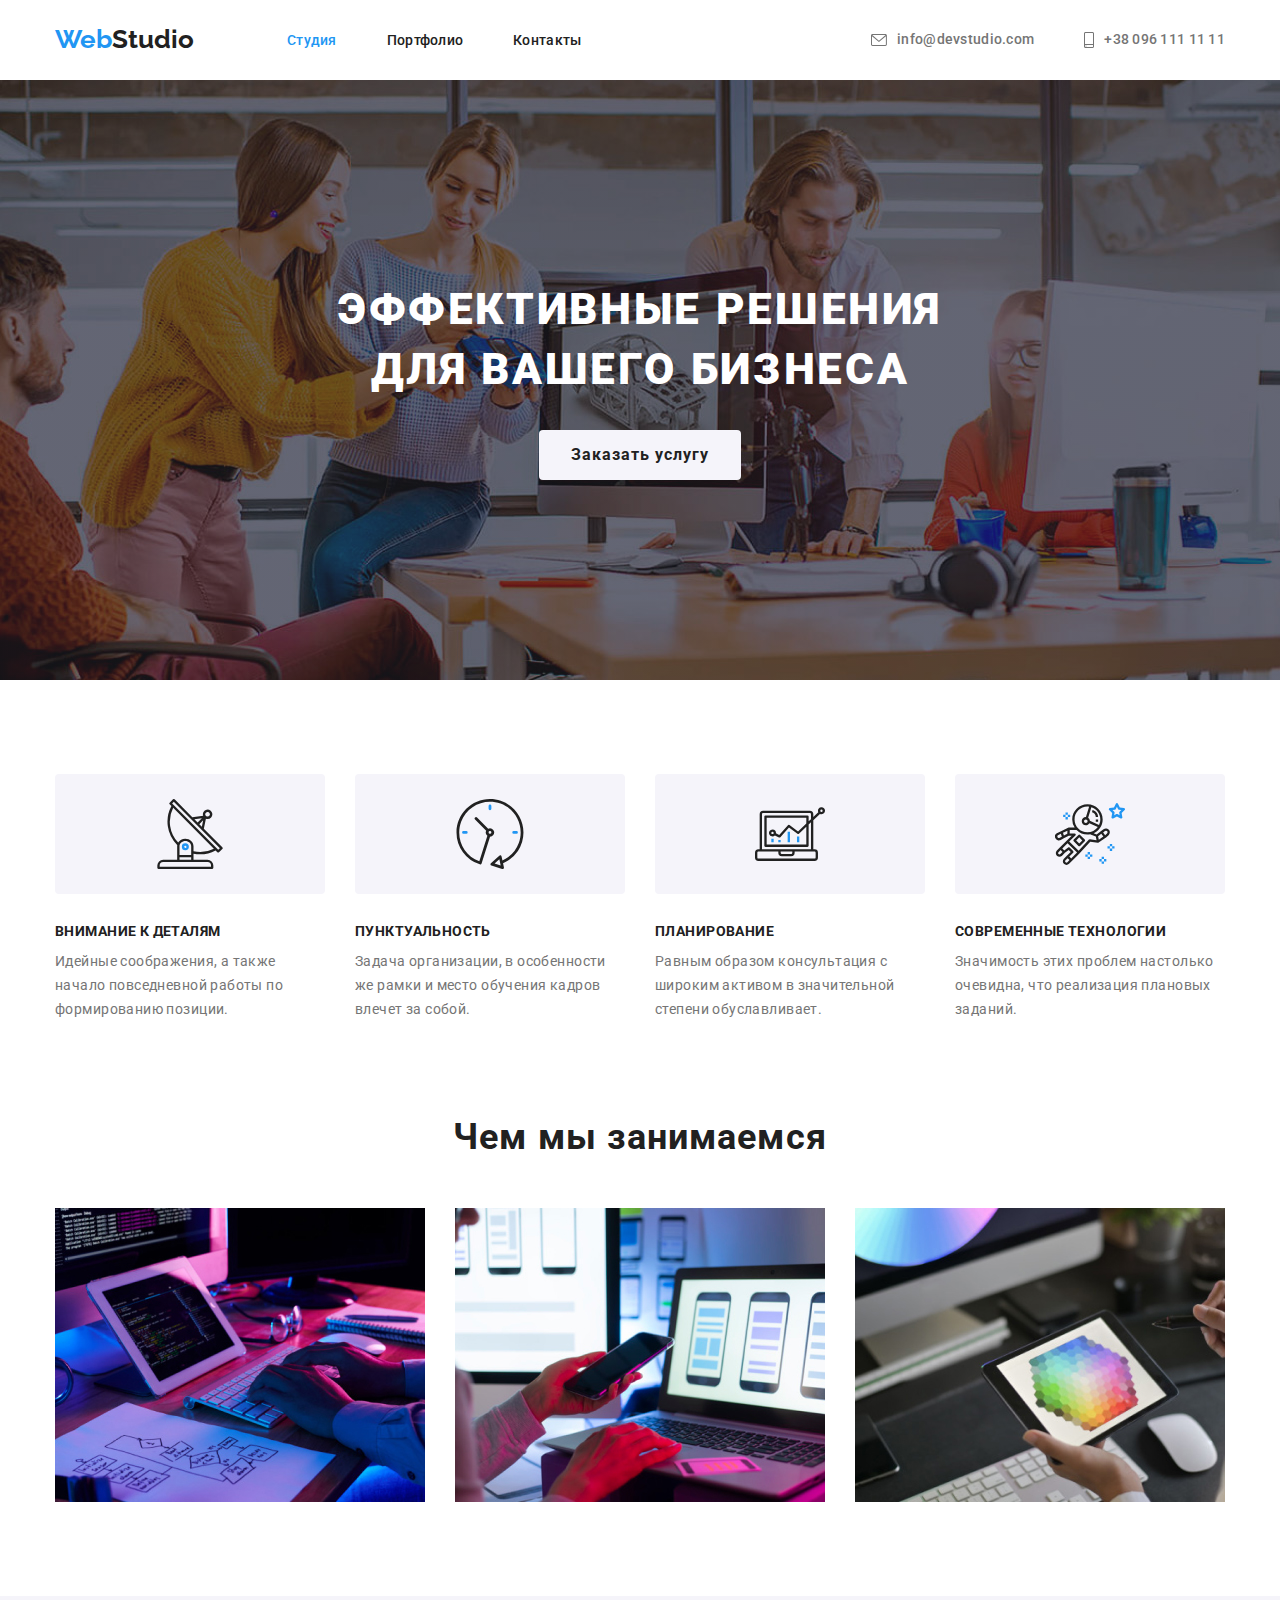
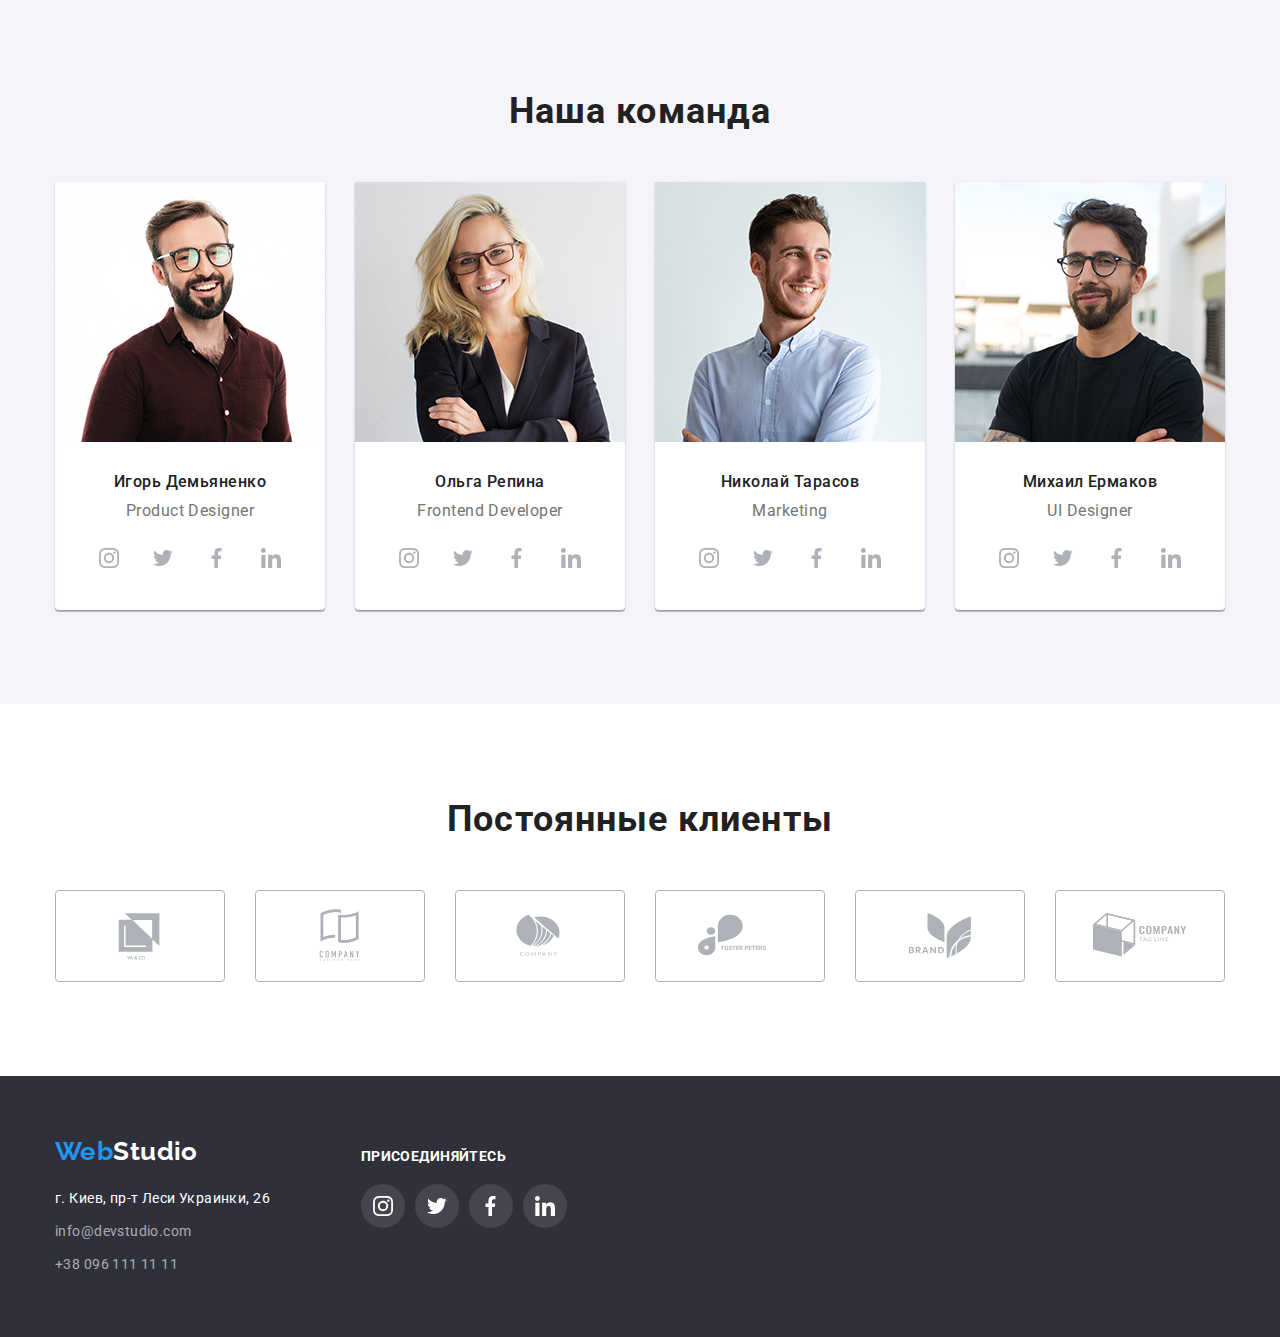
<file: index.html>
<!DOCTYPE html>
<html lang="ru">
  <head>
    <meta charset="UTF-8" />
    <meta http-equiv="X-UA-Compatible" content="IE=edge" />
    <meta name="viewport" content="width=device-width, initial-scale=1.0" />
    <title>WebStudio</title>
    <link rel="icon" href="./images/mini_logo.png" type="image/png" />
    <link rel="preconnect" href="https://fonts.googleapis.com" />
    <link rel="preconnect" href="https://fonts.gstatic.com" crossorigin />
    <link rel="preconnect" href="https://fonts.googleapis.com" />
    <link rel="preconnect" href="https://fonts.gstatic.com" crossorigin />
    <link
      href="https://fonts.googleapis.com/css2?family=Raleway:wght@700&family=Roboto:wght@400;500;700;900&display=swap"
      rel="stylesheet"
    />
    <link
      rel="stylesheet"
      href="https://cdn.jsdelivr.net/npm/modern-normalize@1.1.0/modern-normalize.css"
    />
    <link rel="stylesheet" href="./css/styles.css" />
  </head>
  <body>
    <header class="header header-no-border">
      <div class="container header-container">
        <nav>
          <a href="./" class="logo-web">Web<span class="logo-studio-header">Studio</span></a>
          <ul class="nav">
            <li>
              <a href="./" aria-current="true" class="nav-current">Студия</a>
            </li>
            <li>
              <a href="./portfolio.html" class="nav-link">Портфолио</a>
            </li>
            <li>
              <a href="" class="nav-link">Контакты</a>
            </li>
          </ul>
        </nav>
        <ul class="contacts">
          <li>
            <a href="mailto:info@devstudio.com" class="contact-data">
              <svg class="header-icon" width="16" height="12">
                <use href="./images/icons.svg#envelope"></use>
              </svg>
              info@devstudio.com
            </a>
          </li>
          <li>
            <a href="tel:+380961111111" class="contact-data">
              <svg class="header-icon" width="10" height="16">
                <use href="./images/icons.svg#smartphone"></use>
              </svg>
              +38 096 111 11 11</a
            >
          </li>
        </ul>
      </div>
    </header>

    <main>
      <!-- Hero -->
      <section class="hero">
        <div class="container">
          <h1 class="hero-text">
            Эффективные решения для вашего бизнеса
          </h1>
          <button type="button" class="hero-button">Заказать услугу</button>
        </div>
      </section>

      <!-- Advantages -->
      <section class="advantages">
        <div class="container">
          <h2 class="visually-hidden">Преимущества</h2>
          <ul class="advantages-list">
            <li>
              <div class="advantages-bkg">
                <svg>
                  <use href="./images/icons.svg#icon-antenna-1"></use>
                </svg>
              </div>
              <h3 class="advantages-titles">Внимание к деталям</h3>
              <p>
                Идейные соображения, а также начало повседневной работы по формированию позиции.
              </p>
            </li>
            <li>
              <div class="advantages-bkg">
                <svg>
                  <use href="./images/icons.svg#icon-clock-1"></use>
                </svg>
              </div>
              <h3 class="advantages-titles">Пунктуальность</h3>
              <p>
                Задача организации, в особенности же рамки и место обучения кадров влечет за собой.
              </p>
            </li>
            <li>
              <div class="advantages-bkg">
                <svg>
                  <use href="./images/icons.svg#icon-diagram-1"></use>
                </svg>
              </div>
              <h3 class="advantages-titles">Планирование</h3>
              <p>
                Равным образом консультация с широким активом в значительной степени обуславливает.
              </p>
            </li>
            <li>
              <div class="advantages-bkg">
                <svg>
                  <use href="./images/icons.svg#icon-astronaut-1"></use>
                </svg>
              </div>
              <h3 class="advantages-titles">Современные технологии</h3>
              <p>Значимость этих проблем настолько очевидна, что реализация плановых заданий.</p>
            </li>
          </ul>
        </div>
      </section>

      <!-- What we do -->
      <section class="what-we-do">
        <div class="container">
          <h2 class="titles">Чем мы занимаемся</h2>
          <ul class="what-we-do-list">
            <li>
              <a href="">
                <img src="./images/img.jpg" alt="Вёрстка" width="370" height="294" />
              </a>
            </li>
            <li>
              <a href="">
                <img
                  src="./images/img1.jpg"
                  alt="Разработка под мобильные устройства"
                  width="370"
                  height="294"
                />
              </a>
            </li>
            <li>
              <a href="">
                <img
                  src="./images/img2.jpg"
                  alt="Выбор идеальной палитры"
                  width="370"
                  height="294"
                />
              </a>
            </li>
          </ul>
        </div>
      </section>

      <!-- Employees -->
      <section class="employees">
        <div class="container">
          <h2 class="titles">Наша команда</h2>
          <ul class="employees-list">
            <li>
              <img
                src="./images/employees/employee.jpg"
                alt="Дизайнер Игорь Демьяненко"
                width="270"
              />
              <h3 class="names">Игорь Демьяненко</h3>
              <p class="position">Product Designer</p>
              <div class="social-paddings">
                <ul class="employees-social padding">
                  <li>
                    <a
                      href=""
                      class="employees-social-button"
                      target="_blank"
                      rel="nofollow noopener norefferer"
                    >
                      <svg width="20" height="20">
                        <use href="./images/icons.svg#icon-instagram-2"></use>
                      </svg>
                    </a>
                  </li>
                  <li>
                    <a
                      href=""
                      class="employees-social-button"
                      target="_blank"
                      rel="nofollow noopener norefferer"
                    >
                      <svg width="20" height="20">
                        <use href="./images/icons.svg#icon-twitter"></use>
                      </svg>
                    </a>
                  </li>
                  <li>
                    <a
                      href=""
                      class="employees-social-button"
                      target="_blank"
                      rel="nofollow noopener norefferer"
                    >
                      <svg width="20" height="20">
                        <use href="./images/icons.svg#icon-facebook"></use>
                      </svg>
                    </a>
                  </li>
                  <li>
                    <a
                      href=""
                      class="employees-social-button"
                      target="_blank"
                      rel="nofollow noopener norefferer"
                    >
                      <svg width="20" height="20">
                        <use href="./images/icons.svg#icon-linkedin-1"></use>
                      </svg>
                    </a>
                  </li>
                </ul>
              </div>
            </li>
            <li>
              <img
                src="./images/employees/employee1.jpg"
                alt="Фронтенд разработчик Ольга Репина"
                width="270"
              />
              <h3 class="names">Ольга Репина</h3>
              <p class="position">Frontend Developer</p>
              <div class="social-paddings">
                <ul class="employees-social padding">
                  <li>
                    <a
                      href=""
                      class="employees-social-button"
                      target="_blank"
                      rel="nofollow noopener norefferer"
                    >
                      <svg width="20" height="20">
                        <use href="./images/icons.svg#icon-instagram-2"></use>
                      </svg>
                    </a>
                  </li>
                  <li>
                    <a
                      href=""
                      class="employees-social-button"
                      target="_blank"
                      rel="nofollow noopener norefferer"
                    >
                      <svg width="20" height="20">
                        <use href="./images/icons.svg#icon-twitter"></use>
                      </svg>
                    </a>
                  </li>
                  <li>
                    <a
                      href=""
                      class="employees-social-button"
                      target="_blank"
                      rel="nofollow noopener norefferer"
                    >
                      <svg width="20" height="20">
                        <use href="./images/icons.svg#icon-facebook"></use>
                      </svg>
                    </a>
                  </li>
                  <li>
                    <a
                      href=""
                      class="employees-social-button"
                      target="_blank"
                      rel="nofollow noopener norefferer"
                    >
                      <svg width="20" height="20">
                        <use href="./images/icons.svg#icon-linkedin-1"></use>
                      </svg>
                    </a>
                  </li>
                </ul>
              </div>
            </li>
            <li>
              <img
                src="./images/employees/employee2.jpg"
                alt="Маркетинг Николай Тарасов"
                width="270"
              />
              <h3 class="names">Николай Тарасов</h3>
              <p class="position">Marketing</p>
              <div class="social-paddings">
                <ul class="employees-social padding">
                  <li>
                    <a
                      href=""
                      class="employees-social-button"
                      target="_blank"
                      rel="nofollow noopener norefferer"
                    >
                      <svg width="20" height="20">
                        <use href="./images/icons.svg#icon-instagram-2"></use>
                      </svg>
                    </a>
                  </li>
                  <li>
                    <a
                      href=""
                      class="employees-social-button"
                      target="_blank"
                      rel="nofollow noopener norefferer"
                    >
                      <svg width="20" height="20">
                        <use href="./images/icons.svg#icon-twitter"></use>
                      </svg>
                    </a>
                  </li>
                  <li>
                    <a
                      href=""
                      class="employees-social-button"
                      target="_blank"
                      rel="nofollow noopener norefferer"
                    >
                      <svg width="20" height="20">
                        <use href="./images/icons.svg#icon-facebook"></use>
                      </svg>
                    </a>
                  </li>
                  <li>
                    <a
                      href=""
                      class="employees-social-button"
                      target="_blank"
                      rel="nofollow noopener norefferer"
                    >
                      <svg width="20" height="20">
                        <use href="./images/icons.svg#icon-linkedin-1"></use>
                      </svg>
                    </a>
                  </li>
                </ul>
              </div>
            </li>
            <li>
              <img
                src="./images/employees/employee3.jpg"
                alt="дизайнер пользовательского интерфейса Михаил Ермаков"
                width="270"
              />
              <h3 class="names">Михаил Ермаков</h3>
              <p class="position">UI Designer</p>
              <div class="social-paddings">
                <ul class="employees-social padding">
                  <li>
                    <a
                      href=""
                      class="employees-social-button"
                      target="_blank"
                      rel="nofollow noopener norefferer"
                    >
                      <svg width="20" height="20">
                        <use href="./images/icons.svg#icon-instagram-2"></use>
                      </svg>
                    </a>
                  </li>
                  <li>
                    <a
                      href=""
                      class="employees-social-button"
                      target="_blank"
                      rel="nofollow noopener norefferer"
                    >
                      <svg width="20" height="20">
                        <use href="./images/icons.svg#icon-twitter"></use>
                      </svg>
                    </a>
                  </li>
                  <li>
                    <a
                      href=""
                      class="employees-social-button"
                      target="_blank"
                      rel="nofollow noopener norefferer"
                    >
                      <svg width="20" height="20">
                        <use href="./images/icons.svg#icon-facebook"></use>
                      </svg>
                    </a>
                  </li>
                  <li>
                    <a
                      href=""
                      class="employees-social-button"
                      target="_blank"
                      rel="nofollow noopener norefferer"
                    >
                      <svg width="20" height="20">
                        <use href="./images/icons.svg#icon-linkedin-1"></use>
                      </svg>
                    </a>
                  </li>
                </ul>
              </div>
            </li>
          </ul>
        </div>
      </section>

      <!-- Clients -->
      <section class="clients">
        <div class="container">
          <h2 class="titles">Постоянные клиенты</h2>
          <ul class="clients-list">
            <li class="clients-frame">
              <a class="clients-link" href="" target="_blank" rel="nofollow noopener norefferer">
                <svg class="clients-icon" width="106" height="60">
                  <use href="./images/icons.svg#icon-company1"></use>
                </svg>
              </a>
            </li>
            <li class="clients-frame">
              <a class="clients-link" href="" target="_blank" rel="nofollow noopener norefferer">
                <svg class="clients-icon" width="106" height="60">
                  <use href="./images/icons.svg#icon-company2"></use>
                </svg>
              </a>
            </li>
            <li class="clients-frame">
              <a class="clients-link" href="" target="_blank" rel="nofollow noopener norefferer">
                <svg class="clients-icon" width="106" height="60">
                  <use href="./images/icons.svg#icon-company3"></use>
                </svg>
              </a>
            </li>
            <li class="clients-frame">
              <a class="clients-link" href="" target="_blank" rel="nofollow noopener norefferer">
                <svg class="clients-icon" width="106" height="60">
                  <use href="./images/icons.svg#icon-company4"></use>
                </svg>
              </a>
            </li>
            <li class="clients-frame">
              <a class="clients-link" href="" target="_blank" rel="nofollow noopener norefferer">
                <svg class="clients-icon" width="106" height="60">
                  <use href="./images/icons.svg#icon-company5"></use>
                </svg>
              </a>
            </li>
            <li class="clients-frame">
              <a class="clients-link" href="" target="_blank" rel="nofollow noopener norefferer">
                <svg class="clients-icon" width="106" height="60">
                  <use href="./images/icons.svg#icon-company6"></use>
                </svg>
              </a>
            </li>
          </ul>
        </div>
      </section>
    </main>

    <!-- Footer -->
    <footer class="footer">
      <div class="container footer-flex">
        <div class="footer-left">
          <a href="./" class="logo-web logo-footer"
            >Web<span class="logo-studio-footer">Studio</span></a
          >
          <address class="adress">
            <ul>
              <li>
                <a
                  href="https://bit.ly/3pXMvUd"
                  target="_blank"
                  rel="nofollow noopener norefferer"
                  class="adress-street"
                  >г. Киев, пр-т Леси Украинки, 26</a
                >
              </li>
              <li>
                <a href="mailto:info@devstudio.com" class="adress-contact">info@devstudio.com</a>
              </li>
              <li>
                <a href="tel:+380961111111" class="adress-contact">+38 096 111 11 11</a>
              </li>
            </ul>
          </address>
        </div>
        <div class="footer-right">
          <p class="join">Присоединяйтесь</p>
          <div>
            <ul class="footer-social">
              <li>
                <a href="" class="social-button" target="_blank" rel="nofollow noopener norefferer">
                  <svg width="20" height="20">
                    <use href="./images/icons.svg#icon-instagram-2"></use>
                  </svg>
                </a>
              </li>
              <li>
                <a href="" class="social-button" target="_blank" rel="nofollow noopener norefferer">
                  <svg width="20" height="20">
                    <use href="./images/icons.svg#icon-twitter"></use>
                  </svg>
                </a>
              </li>
              <li>
                <a href="" class="social-button" target="_blank" rel="nofollow noopener norefferer">
                  <svg width="20" height="20">
                    <use href="./images/icons.svg#icon-facebook"></use>
                  </svg>
                </a>
              </li>
              <li>
                <a href="" class="social-button" target="_blank" rel="nofollow noopener norefferer">
                  <svg width="20" height="20">
                    <use href="./images/icons.svg#icon-linkedin-1"></use>
                  </svg>
                </a>
              </li>
            </ul>
          </div>
        </div>
      </div>
    </footer>
  </body>
</html>
</file>
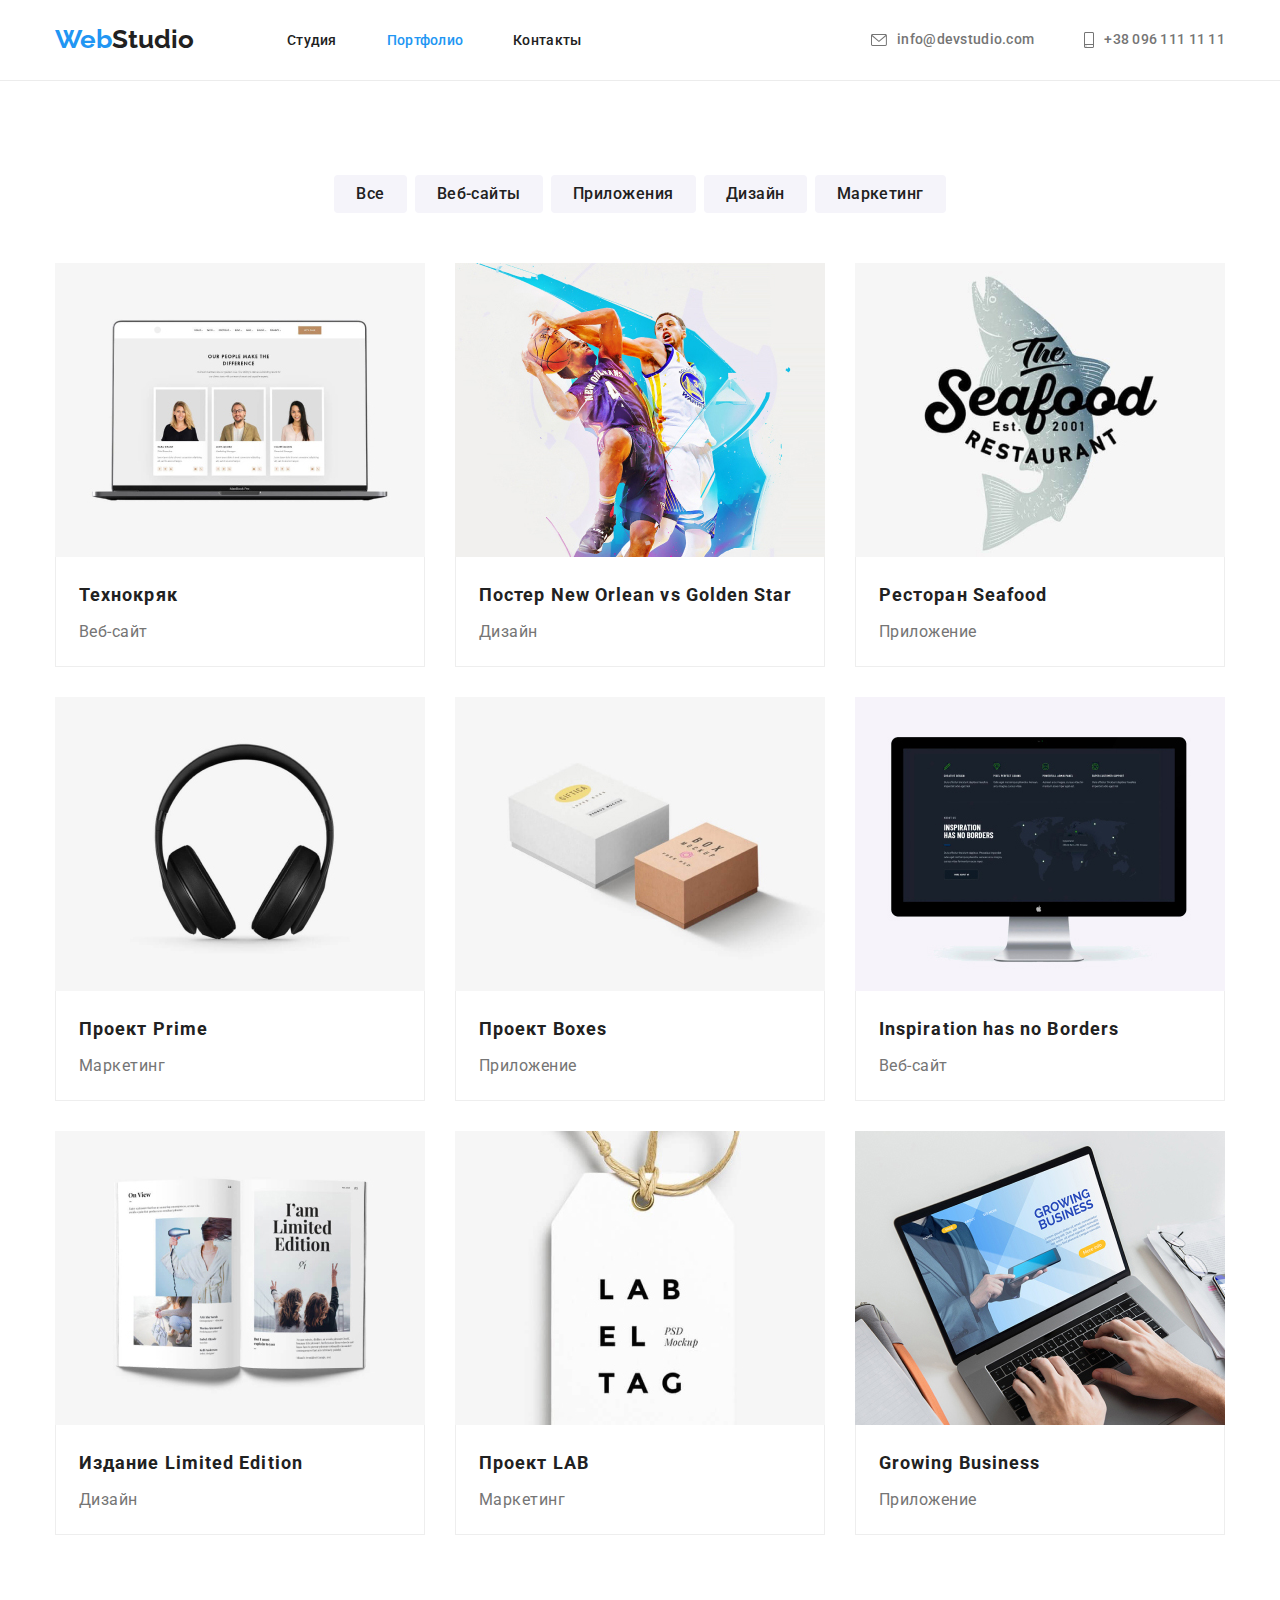
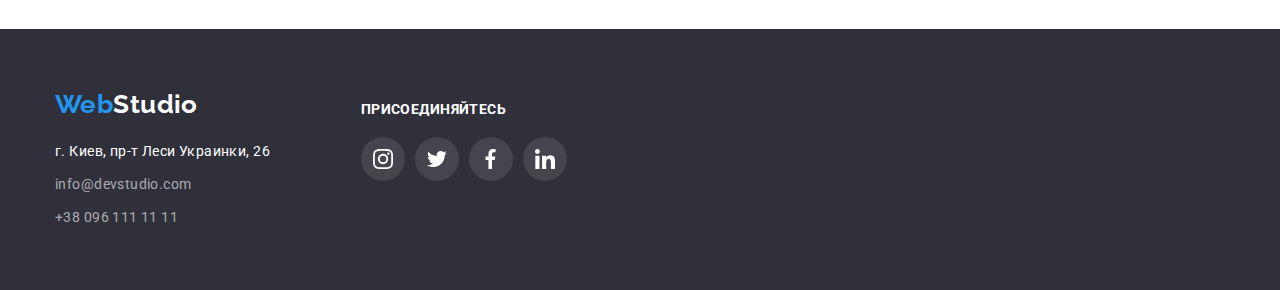
<file: portfolio.html>
<!DOCTYPE html>
<html lang="ru">
  <head>
    <meta charset="UTF-8" />
    <meta http-equiv="X-UA-Compatible" content="IE=edge" />
    <meta name="viewport" content="width=device-width, initial-scale=1.0" />
    <title>Portfolio</title>
    <link rel="icon" href="./images/mini_logo.png" type="image/png" />
    <link rel="preconnect" href="https://fonts.googleapis.com" />
    <link rel="preconnect" href="https://fonts.gstatic.com" crossorigin />
    <link
      href="https://fonts.googleapis.com/css2?family=Raleway:wght@700&family=Roboto:wght@400;500;700;900&display=swap"
      rel="stylesheet"
    />
    <link
      rel="stylesheet"
      href="https://cdn.jsdelivr.net/npm/modern-normalize@1.1.0/modern-normalize.css"
    />
    <link rel="stylesheet" href="./css/styles.css" />
  </head>
  <body>
    <header class="header">
      <div class="container header-container">
        <nav>
          <a href="./" class="logo-web">Web<span class="logo-studio-header">Studio</span></a>
          <ul class="nav">
            <li>
              <a href="./" class="nav-link">Студия</a>
            </li>
            <li>
              <a href="./portfolio.html" aria-current="true" class="nav-current">Портфолио</a>
            </li>
            <li>
              <a href="" class="nav-link">Контакты</a>
            </li>
          </ul>
        </nav>
        <ul class="contacts">
          <li>
            <a href="mailto:info@devstudio.com" class="contact-data">
              <svg class="header-icon" width="16" height="12">
                <use href="./images/icons.svg#envelope"></use>
              </svg>
              info@devstudio.com
            </a>
          </li>
          <li>
            <a href="tel:+380961111111" class="contact-data">
              <svg class="header-icon" width="10" height="16">
                <use href="./images/icons.svg#smartphone"></use>
              </svg>
              +38 096 111 11 11</a
            >
          </li>
        </ul>
      </div>
    </header>

    <!-- Portfolio -->
    <main>
      <section class="portfolio-section">
        <div class="container">
          <h1 class="visually-hidden">Портфолио</h1>
          <div class="filter-buttons">
            <ul class="filter">
              <li><button type="button" class="button">Все</button></li>
              <li><button type="button" class="button">Веб-сайты</button></li>
              <li><button type="button" class="button">Приложения</button></li>
              <li><button type="button" class="button">Дизайн</button></li>
              <li><button type="button" class="button">Маркетинг</button></li>
            </ul>
          </div>
          <ul class="portfolio">
            <li>
              <a href="" class="portfolio-link">
                <img
                  src="./images/portfolio/img-1.jpg"
                  alt="Демонстрация вэб-сайта на лэптопе"
                  width="370"
                />
                <div class="card-border">
                  <h2 class="portfolio-name">Технокряк</h2>
                  <p class="portfolio-type">Веб-сайт</p>
                </div>
              </a>
            </li>
            <li>
              <a href="" class="portfolio-link">
                <img
                  src="./images/portfolio/img-2.jpg"
                  alt="Два баскетболиста в прыжке"
                  width="370"
                />
                <div class="card-border">
                  <h2 class="portfolio-name">Постер New Orlean vs Golden Star</h2>
                  <p class="portfolio-type">Дизайн</p>
                </div>
              </a>
            </li>
            <li>
              <a href="" class="portfolio-link">
                <img
                  src="./images/portfolio/img-3.jpg"
                  alt="Логотип: фактурная надпись на фоне векторного тунца"
                  width="370"
                />
                <div class="card-border">
                  <h2 class="portfolio-name">Ресторан Seafood</h2>
                  <p class="portfolio-type">Приложение</p>
                </div>
              </a>
            </li>
            <li>
              <a href="" class="portfolio-link">
                <img
                  src="./images/portfolio/img-4.jpg"
                  alt="Полноразмерные наушники"
                  width="370"
                />
                <div class="card-border">
                  <h2 class="portfolio-name">Проект Prime</h2>
                  <p class="portfolio-type">Маркетинг</p>
                </div>
              </a>
            </li>
            <li>
              <a href="" class="portfolio-link">
                <img
                  src="./images/portfolio/img-5.jpg"
                  alt="Белая и оранжевая коробочки лежат плашмя"
                  width="370"
                />
                <div class="card-border">
                  <h2 class="portfolio-name">Проект Boxes</h2>
                  <p class="portfolio-type">Приложение</p>
                </div>
              </a>
            </li>
            <li>
              <a href="" class="portfolio-link">
                <img
                  src="./images/portfolio/img-6.jpg"
                  alt="Вэб-сайт на экране iMac"
                  width="370"
                />
                <div class="card-border">
                  <h2 class="portfolio-name">Inspiration has no Borders</h2>
                  <p class="portfolio-type">Веб-сайт</p>
                </div>
              </a>
            </li>
            <li>
              <a href="" class="portfolio-link">
                <img src="./images/portfolio/img-7.jpg" alt="Разворот журнала" width="370" />
                <div class="card-border">
                  <h2 class="portfolio-name">Издание Limited Edition</h2>
                  <p class="portfolio-type">Дизайн</p>
                </div>
              </a>
            </li>
            <li>
              <a href="" class="portfolio-link">
                <img
                  src="./images/portfolio/img-8.jpg"
                  alt="Бирка с надписью в минималистичном стиле"
                  width="370"
                />
                <div class="card-border">
                  <h2 class="portfolio-name">Проект LAB</h2>
                  <p class="portfolio-type">Маркетинг</p>
                </div>
              </a>
            </li>
            <li>
              <a href="" class="portfolio-link">
                <img
                  src="./images/portfolio/img-9.jpg"
                  alt="Демонстрация приложения на лэптопе"
                  width="370"
                />
                <div class="card-border">
                  <h2 class="portfolio-name">Growing Business</h2>
                  <p class="portfolio-type">Приложение</p>
                </div>
              </a>
            </li>
          </ul>
        </div>
      </section>
    </main>

    <!-- Footer -->
     <footer class="footer">
      <div class="container footer-flex">
        <div class="footer-left">
          <a href="./" class="logo-web logo-footer"
            >Web<span class="logo-studio-footer">Studio</span></a
          >
          <address class="adress">
            <ul>
              <li>
                <a
                  href="https://bit.ly/3pXMvUd"
                  target="_blank"
                  rel="nofollow noopener norefferer"
                  class="adress-street"
                  >г. Киев, пр-т Леси Украинки, 26</a
                >
              </li>
              <li>
                <a href="mailto:info@devstudio.com" class="adress-contact">info@devstudio.com</a>
              </li>
              <li>
                <a href="tel:+380961111111" class="adress-contact">+38 096 111 11 11</a>
              </li>
            </ul>
          </address>
        </div>
        <div class="footer-right">
          <p class="join">Присоединяйтесь</p>
          <div>
            <ul class="footer-social">
              <li>
                <a href="" class="social-button" target="_blank" rel="nofollow noopener norefferer">
                  <svg width="20" height="20">
                    <use href="./images/icons.svg#icon-instagram-2"></use>
                  </svg>
                </a>
              </li>
              <li>
                <a href="" class="social-button" target="_blank" rel="nofollow noopener norefferer">
                  <svg width="20" height="20">
                    <use href="./images/icons.svg#icon-twitter"></use>
                  </svg>
                </a>
              </li>
              <li>
                <a href="" class="social-button" target="_blank" rel="nofollow noopener norefferer">
                  <svg width="20" height="20">
                    <use href="./images/icons.svg#icon-facebook"></use>
                  </svg>
                </a>
              </li>
              <li>
                <a href="" class="social-button" target="_blank" rel="nofollow noopener norefferer">
                  <svg width="20" height="20">
                    <use href="./images/icons.svg#icon-linkedin-1"></use>
                  </svg>
                </a>
              </li>
            </ul>
          </div>
        </div>
      </div>
    </footer>
  </body>
</html>
</file>
<file: css/styles.css>
:root {
  --primary-text-color: #212121;
  --secondary-text-color: #757575;
  --accent-color: #2196f3;
  --active-text-color: #ffffff;
  --bkg-button-color: #f5f4fa;
  --footer-contacts-color: rgba(255, 255, 255, 0.6);
  --portfolio-border-border-coolor: #eeeeee;
}

*,
*::before,
*::after {
  box-sizing: border-box;
}

h1,
h2,
h3,
p,
ul {
  margin-top: 0;
  margin-bottom: 0;
}

ul {
  list-style: none;
  padding: 0;
}

a {
  text-decoration: none;
}

body {
  font-family: Roboto, sans-serif;
  background-color: #ffffff;
  color: var(--secondary-text-color);
}

.container {
  margin-left: auto;
  margin-right: auto;
  width: 1200px;
  padding: 0 15px;
}

.visually-hidden {
  position: absolute;
  white-space: nowrap;
  width: 1px;
  height: 1px;
  overflow: hidden;
  border: 0;
  padding: 0;
  clip: rect(0 0 0 0);
  clip-path: inset(50%);
  margin: -1px;
}

/* =============================== Logo =============================== */

.logo-web {
  margin-right: 93px;
  padding-top: 24px;
  padding-bottom: 25px;

  color: #2196f3;
  font-family: 'raleway', sans-serif;
  text-decoration: none;
  font-weight: 700;
  font-size: 26px;
  line-height: 1.19;
}

.logo-studio-header {
  color: #212121;
}

.logo-studio-footer {
  color: #ffffff;
}

/* =============================== Header =============================== */

.header {
  border-bottom: 1px solid #ececec;
}

.header-no-border {
  border: none;
}

nav {
  display: flex;
  align-items: center;
}

.header-container {
  display: flex;
  align-items: center;
}

.header ul {
  display: flex;
  align-items: center;
}

.contacts {
  margin-left: auto;
}

.nav-link {
  padding-top: 32px;
  padding-bottom: 32px;

  color: var(--primary-text-color);
  text-decoration: none;
  font-weight: 500;
  font-size: 14px;
  line-height: 1.14;
  letter-spacing: 0.02em;
}

.header li:not(:last-child) {
  margin-right: 50px;
}

.nav .nav-link:hover,
.nav-link:focus {
  color: var(--accent-color);
}

.nav-current {
  padding-top: 32px;
  padding-bottom: 32px;

  color: var(--accent-color);
  text-decoration: none;
  font-weight: 500;
  font-size: 14px;
  line-height: 1.14;
  letter-spacing: 0.02em;
}

.contact-data {
  display: flex;
  justify-content: center;
  align-items: center;

  padding-top: 32px;
  padding-bottom: 32px;

  color: var(--secondary-text-color);
  text-decoration: none;
  font-weight: 500;
  font-size: 14px;
  line-height: 1.14;
  letter-spacing: 0.02em;
}

.header-icon {
  fill: currentColor;
  margin-right: 10px;
}

.contact-data:hover,
.contact-data:focus {
  color: var(--accent-color);
}

/* =============================== Footer ===============================  */

.footer {
  padding-top: 60px;
  padding-bottom: 60px;

  background-color: #2f303a;
  font-size: 14px;
  line-height: 1.71;
  letter-spacing: 0.03em;
}

.logo-footer {
  display: block;
  margin-bottom: 20px;
  padding: 0;
}

.adress,
.adress-street {
  color: var(--active-text-color);
  text-decoration: none;
  font-style: normal;
}

.adress-street,
.adress-contact {
  display: block;
}

.adress-contact {
  margin-top: 9px;
}

.adress .adress-street:hover,
.adress .adress-street:focus,
.adress .adress-contact:hover,
.adress .adress-contact:focus {
  color: var(--accent-color);
  font-weight: 400;
  font-size: 14px;
  line-height: 1.71;
  letter-spacing: 0.03em;
}

.adress .adress-contact {
  color: var(--footer-contacts-color);
  text-decoration: none;
}

.footer-flex {
  display: flex;
}

.footer-left {
  margin-right: 70px;
}

.footer-right {
  display: flex;
  flex-direction: column;
}

.join {
  font-weight: 700;
  font-size: 14px;
  line-height: 16px;
  letter-spacing: 0.03em;
  text-transform: uppercase;
  color: var(--active-text-color);
  margin-bottom: 20px;
  margin-top: 12px;
}

.footer-social {
  display: flex;
}

.footer-social li:not(:last-child) {
  margin-right: 10px;
}

.footer-social a {
  fill: var(--active-text-color);
}

.social-button {
  display: block;
  border-radius: 50%;
  padding: 12px;
  width: 44px;
  height: 44px;
  background-color: rgba(255, 255, 255, 0.1);
}

.social-button:hover,
.social-button:focus {
  background-color: var(--accent-color);
}

/* =============================== INDEX ===============================  */

.advantages-list,
.what-we-do-list,
.employees-list {
  display: flex;
}

.advantages-bkg {
  height: 120px;
  margin-bottom: 30px;
  padding-top: 25px;
  background-color: var(--bkg-button-color);
  border-radius: 4px;
  text-align: center;
}

.advantages-bkg svg {
  height: 70px;
  width: 70px;
}
.employees-list img,
.what-we-do-list img {
  display: block;
}

.advantages-list > li:not(:last-child),
.what-we-do-list > li:not(:last-child),
.employees-list > li:not(:last-child) {
  margin-right: 30px;
}

/* Employees social */

.social-paddings {
  padding-left: 32px;
  padding-right: 32px;
}

.employees-social {
  display: flex;
  justify-content: space-between;
}

.employees-social-button {
  display: block;
  padding: 12px;
  border-radius: 50%;
  width: 44px;
  height: 44px;
  color: #afb1b8;
  background-color: var(--active-text-color);
}

.employees-social-button svg {
  fill: currentColor;
}

.employees-social-button:hover,
.employees-social-button:focus {
  background-color: var(--accent-color);
  color: #ffffff;
}

/* Hero */

.hero {
  padding-top: 200px;
  padding-bottom: 200px;

  height: 600px;
  max-width: 1600px;
  margin-left: auto;
  margin-right: auto;
  background-image: linear-gradient(rgba(47, 48, 58, 0.4), rgba(47, 48, 58, 0.4)),
    url(../images/hero-background.jpg);
  background-color: #2f303a;
  background-position: center;
  background-repeat: no-repeat;

  text-align: center;
}

.hero-text {
  margin-left: auto;
  margin-right: auto;
  margin-bottom: 30px;

  color: var(--active-text-color);
  font-weight: 900;
  font-size: 44px;
  line-height: 1.36;
  letter-spacing: 0.06em;
  text-transform: uppercase;
  text-align: center;
  max-width: 696px;
}

.hero-button {
  padding: 10px 32px;
  border-radius: 4px;
  border: 0;
  min-width: 200px;

  color: var(--primary-text-color);
  background-color: var(--bkg-button-color);
  font-family: 'Roboto';
  font-weight: 700;
  font-size: 16px;
  line-height: 1.88;
  letter-spacing: 0.06em;

  cursor: pointer;
}

/* Advantages */

.advantages {
  padding-top: 94px;
  padding-bottom: 94px;
}

.advantages-titles {
  margin-bottom: 10px;

  color: var(--primary-text-color);
  font-weight: 700;
  font-size: 14px;
  line-height: 1.14;
  letter-spacing: 0.03em;
  text-transform: uppercase;
}

.advantages-list {
  display: flex;
}

.advantages-list > li {
  width: calc((100% - 90px) / 4);
}

.advantages-list p {
  color: var(--secondary-text-color);
  font-weight: 400;
  font-size: 14px;
  line-height: 1.71;
  letter-spacing: 0.03em;
}

/* What we do */

.titles {
  margin-bottom: 50px;

  color: var(--primary-text-color);
  font-weight: 700;
  font-size: 36px;
  line-height: 1.17;
  text-align: center;
  letter-spacing: 0.03em;
}

.what-we-do {
  padding-top: 0;
  padding-bottom: 94px;
}

/* Employees */

.employees {
  padding-top: 94px;
  padding-bottom: 94px;

  background-color: #f5f4fa;
}

.employees-list > li {
  padding-bottom: 30px;

  background-color: var(--active-text-color);
  box-shadow: 0px 1px 3px rgba(0, 0, 0, 0.12), 0px 1px 1px rgba(0, 0, 0, 0.14),
    0px 2px 1px rgba(0, 0, 0, 0.2);
  border-radius: 0px 0px 4px 4px;
}

.employees-list img {
  margin-bottom: 30px;
}

.employees-list h3 {
  margin-bottom: 10px;
}

.names {
  color: var(--primary-text-color);
  font-weight: 500;
  font-size: 16px;
  line-height: 1.19;
  letter-spacing: 0.03em;
  text-align: center;
}

.position {
  margin-bottom: 16px;
  color: var(--secondary-text-color);
  font-size: 16px;
  line-height: 1.19;
  letter-spacing: 0.03em;
  text-align: center;
}

/* Clients */

.clients {
  padding-top: 94px;
  padding-bottom: 94px;
}

.clients-list {
  display: flex;

}

.clients-link {
  display: block;
  color: #afb1b8;
  width: 170px;
  height: 92px;
  border: 1px solid #afb1b8;
  border-radius: 4px;
}

.clients-icon {
  fill: currentColor;
}

.clients-link:hover,
.clients-link:focus {
  color: var(--accent-color);
  border: 1px solid var(--accent-color);
}

.clients-list > li:not(:last-child) {
  margin-right: 30px;
}

.clients-frame a {
  display: flex;
  justify-content: center;
  align-items: center;
}

/* =============================== PORTFOLIO ===============================  */

.portfolio-section {
  padding-top: 94px;
  padding-bottom: 94px;
}

.portfolio-title-hidden {
  visibility: hidden;
}

/* Filter */

.filter-buttons {
  margin-bottom: 50px;
}

.filter {
  display: flex;
  justify-content: center;
}

.button {
  padding: 6px 22px;

  border: none;
  color: var(--primary-text-color);
  background-color: var(--bkg-button-color);
  font-family: 'Roboto';
  font-weight: 500;
  font-size: 16px;
  line-height: 1.62;
  letter-spacing: 0.03em;
  border-radius: 4px;

  cursor: pointer;
}

.filter > li:not(:last-child) {
  margin-right: 8px;
}

.button:hover,
.button:focus,
.hero-button:hover,
.hero-button:focus {
  color: var(--active-text-color);
  background-color: var(--accent-color);
  box-shadow: 0px 3px 1px rgba(0, 0, 0, 0.1), 0px 1px 2px rgba(0, 0, 0, 0.08),
    0px 2px 2px rgba(0, 0, 0, 0.12);
  border-radius: 4px;
}

/* Portfolio main */

.portfolio {
  display: flex;
  flex-wrap: wrap;
}

.portfolio img {
  display: block;
}

.portfolio > li {
  width: calc((100% - 60px) / 3);
  margin-right: 30px;
  margin-bottom: 30px;
}

.portfolio > li:hover,
.portfolio > li:focus {
  box-shadow: 0px 1px 1px rgba(0, 0, 0, 0.12), 0px 4px 4px rgba(0, 0, 0, 0.06),
    1px 4px 6px rgba(0, 0, 0, 0.16);
}

.portfolio > li:nth-child(3n) {
  margin-right: 0;
}

.portfolio > li:nth-last-child(-n + 3) {
  margin-bottom: 0;
}

.portfolio-link {
  color: var(--primary-text-color);
}

.portfolio-name {
  margin-bottom: 4px;

  color: var(--primary-text-color);
  font-weight: 700;
  font-size: 18px;
  line-height: 2;
  letter-spacing: 0.06em;
}

.portfolio-type {
  font-weight: 400;
  font-size: 16px;
  line-height: 1.88;
  letter-spacing: 0.03em;
  color: var(--secondary-text-color);
}

.card-border {
  padding-top: 20px;
  padding-left: 23px;
  padding-bottom: 19px;
  padding-right: 23px;

  border-bottom: 1px solid var(--portfolio-border-border-coolor);
  border-left: 1px solid var(--portfolio-border-border-coolor);
  border-right: 1px solid var(--portfolio-border-border-coolor);
}
</file>
